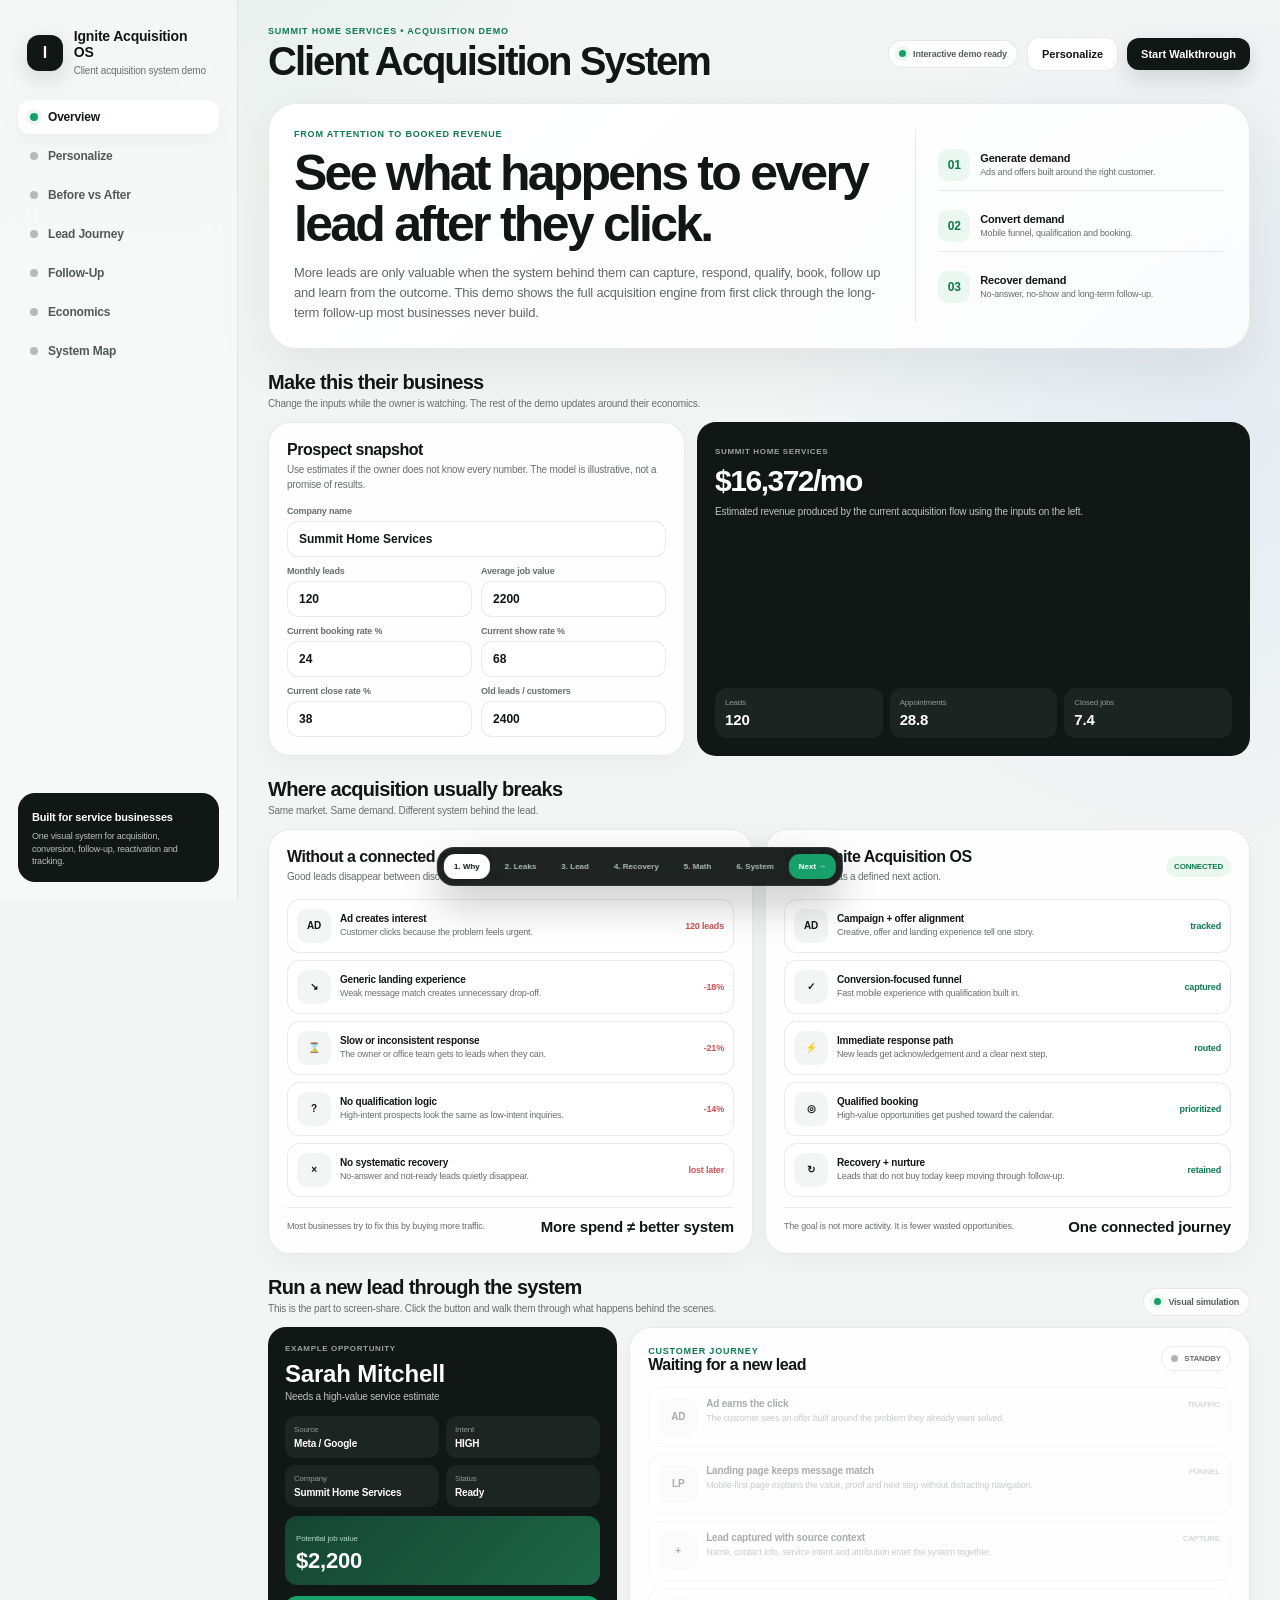
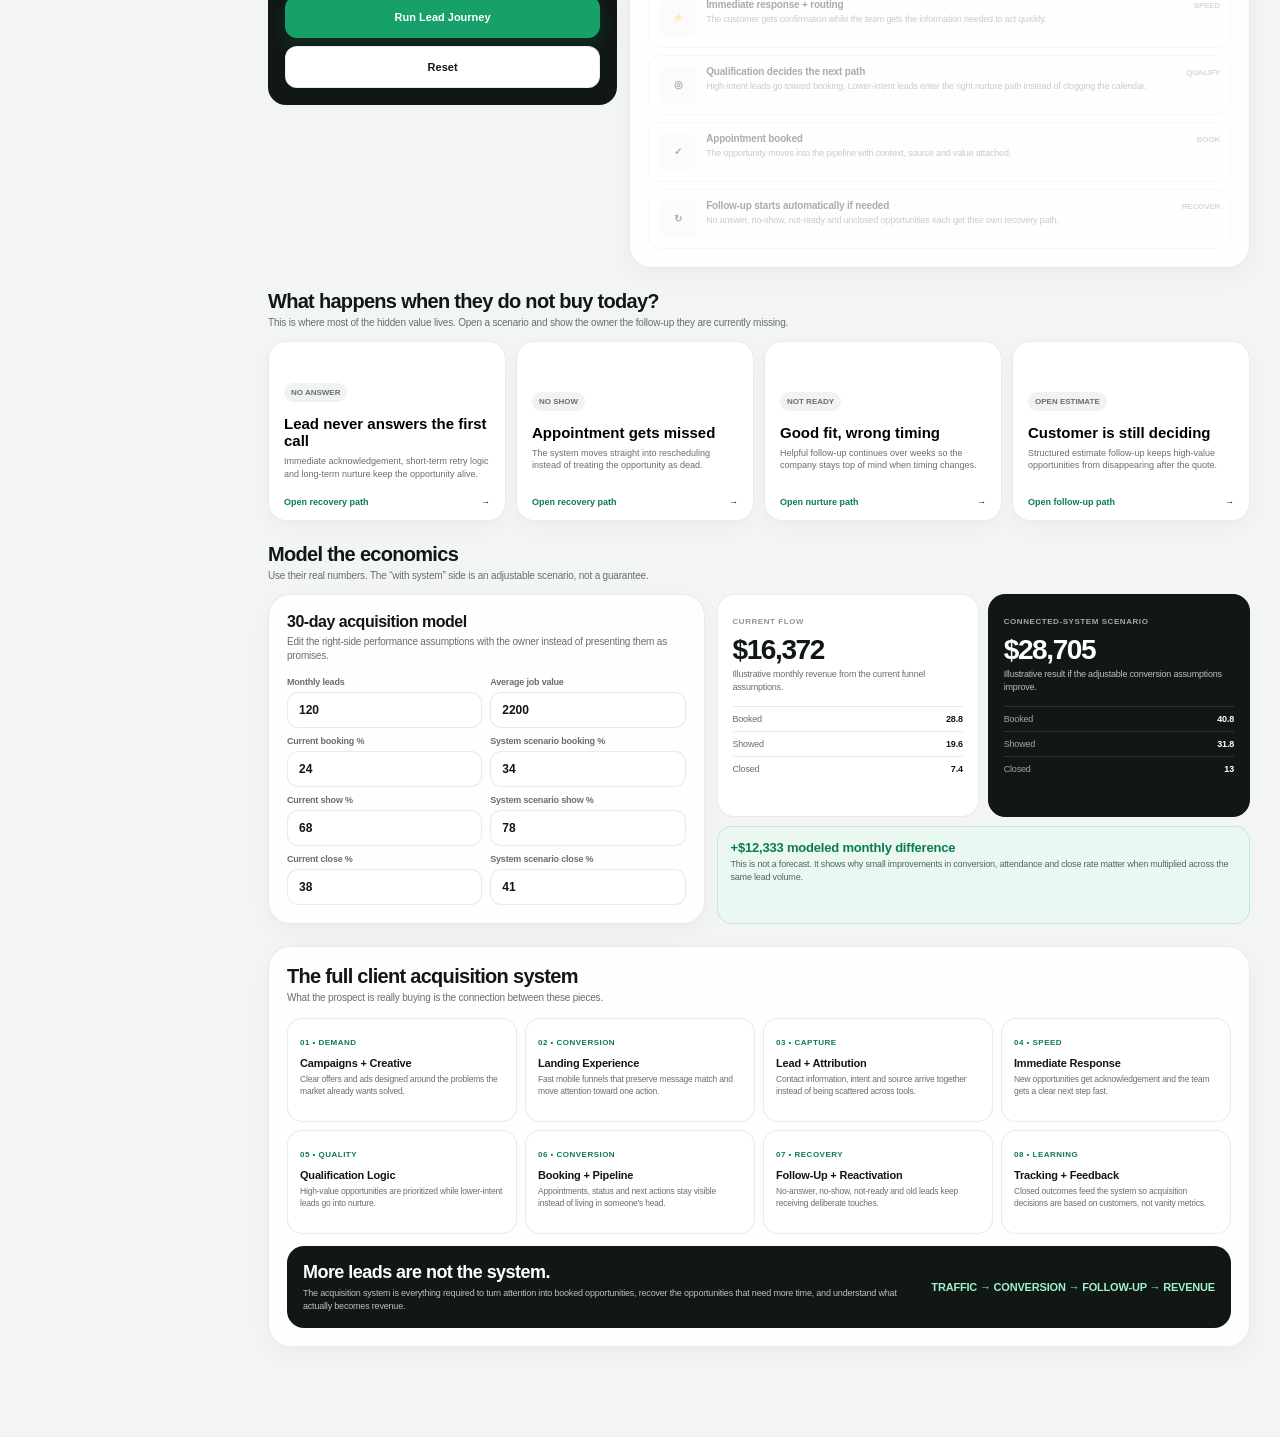
<file: revenue-os-demo/index.html>
<!doctype html>
<html lang="en">
<head>
  <meta charset="utf-8" />
  <meta name="viewport" content="width=device-width, initial-scale=1, viewport-fit=cover" />
  <meta name="theme-color" content="#f4f6f5" />
  <title>Ignite Client Acquisition System</title>
  <style>
    :root{
      --bg:#f3f5f4;--panel:#fff;--panel2:#f8faf9;--text:#111715;--muted:#66706c;
      --line:rgba(17,23,21,.09);--green:#18a06a;--green2:#0d7b50;--greenSoft:#eaf8f1;
      --blue:#3478df;--blueSoft:#edf4ff;--orange:#d67a22;--orangeSoft:#fff3e8;
      --red:#cf5252;--redSoft:#fff0f0;--shadow:0 18px 55px rgba(18,37,30,.08);
      --radius:22px;
    }
    *{box-sizing:border-box}
    html{scroll-behavior:smooth}
    body{
      margin:0;color:var(--text);
      font-family:-apple-system,BlinkMacSystemFont,"SF Pro Display","SF Pro Text","Segoe UI",sans-serif;
      letter-spacing:-.012em;
      background:
        radial-gradient(circle at 10% -10%,rgba(24,160,106,.12),transparent 34rem),
        radial-gradient(circle at 95% 14%,rgba(52,120,223,.08),transparent 28rem),
        var(--bg);
      overflow-x:hidden;
    }
    button,input,select{font:inherit}
    button{cursor:pointer}
    .app{display:grid;grid-template-columns:238px minmax(0,1fr);min-height:100vh}
    .sidebar{
      position:sticky;top:0;height:100vh;padding:22px 18px;border-right:1px solid var(--line);
      background:rgba(247,249,248,.86);backdrop-filter:blur(24px);z-index:20;
    }
    .brand{display:flex;align-items:center;gap:11px;padding:6px 9px 22px}
    .brandmark{width:36px;height:36px;border-radius:12px;display:grid;place-items:center;background:#111715;color:#fff;font-weight:850;box-shadow:0 8px 24px rgba(0,0,0,.14)}
    .brand strong{display:block;font-size:14px}.brand span{font-size:10px;color:var(--muted)}
    .nav{display:grid;gap:5px}
    .nav a{display:flex;align-items:center;gap:10px;text-decoration:none;color:#505b57;padding:10px 12px;border-radius:12px;font-size:12px;font-weight:700}
    .nav a:hover,.nav a.active{background:#fff;color:var(--text);box-shadow:0 6px 18px rgba(18,37,30,.05)}
    .dot{width:8px;height:8px;border-radius:50%;background:#b4bcb8}.nav a.active .dot{background:var(--green);box-shadow:0 0 0 4px var(--greenSoft)}
    .side-card{position:absolute;left:18px;right:18px;bottom:18px;background:#111715;color:#fff;border-radius:17px;padding:14px}
    .side-card strong{font-size:11px}.side-card p{margin:5px 0 0;color:#b8c1bd;font-size:9px;line-height:1.4}
    main{min-width:0;padding:26px 30px 90px}
    .topbar{display:flex;justify-content:space-between;gap:16px;align-items:center;margin-bottom:18px}
    .eyebrow{font-size:9px;font-weight:850;letter-spacing:.09em;text-transform:uppercase;color:var(--green2)}
    h1{margin:5px 0 0;font-size:clamp(28px,4vw,40px);line-height:1;letter-spacing:-.05em}
    h2,h3,h4,h5,p{margin-top:0}
    .actions{display:flex;align-items:center;gap:9px}
    .btn{border:0;border-radius:12px;padding:10px 14px;font-size:11px;font-weight:800;display:inline-flex;align-items:center;justify-content:center;gap:7px;transition:.18s ease}
    .btn:active{transform:scale(.985)}
    .btn.dark{background:#111715;color:#fff;box-shadow:0 8px 20px rgba(17,23,21,.14)}
    .btn.light{background:#fff;border:1px solid var(--line);color:var(--text)}
    .btn.green{background:var(--green);color:#fff;box-shadow:0 8px 20px rgba(24,160,106,.18)}
    .status{display:inline-flex;align-items:center;gap:7px;border:1px solid var(--line);background:rgba(255,255,255,.78);border-radius:999px;padding:8px 10px;font-size:9px;font-weight:800;color:#55615d}
    .status i{width:7px;height:7px;border-radius:50%;background:var(--green);box-shadow:0 0 0 4px var(--greenSoft)}

    .hero{
      border:1px solid var(--line);border-radius:28px;background:linear-gradient(135deg,rgba(255,255,255,.97),rgba(255,255,255,.8));
      box-shadow:var(--shadow);padding:25px;display:grid;grid-template-columns:minmax(0,1.32fr) minmax(260px,.68fr);gap:22px;overflow:hidden;
    }
    .hero h2{font-size:clamp(30px,4.3vw,50px);letter-spacing:-.055em;line-height:1.02;margin:9px 0 13px;max-width:830px}
    .hero p{font-size:13px;line-height:1.55;color:#5f6a66;max-width:740px;margin:0}
    .hero-right{border-left:1px solid var(--line);padding-left:22px;display:grid;align-content:center;gap:10px}
    .hero-point{display:grid;grid-template-columns:32px 1fr;gap:10px;align-items:center;padding:9px 0;border-bottom:1px solid var(--line)}
    .hero-point:last-child{border-bottom:0}
    .hero-point i{width:32px;height:32px;border-radius:10px;background:var(--greenSoft);display:grid;place-items:center;font-style:normal;font-size:12px;color:var(--green2);font-weight:850}
    .hero-point strong{display:block;font-size:11px}.hero-point span{display:block;font-size:9px;color:var(--muted);margin-top:2px;line-height:1.35}

    section{margin-top:22px;scroll-margin-top:18px}
    .section-head{display:flex;justify-content:space-between;align-items:flex-end;gap:12px;margin-bottom:11px}
    .section-head h3{margin:0;font-size:20px;letter-spacing:-.035em}.section-head p{margin:3px 0 0;color:var(--muted);font-size:10px;line-height:1.4}
    .card{background:rgba(255,255,255,.88);border:1px solid var(--line);border-radius:22px;padding:18px;box-shadow:0 8px 24px rgba(18,37,30,.04)}
    .card h4{margin:0;font-size:16px;letter-spacing:-.03em}.sub{font-size:10px;color:var(--muted);line-height:1.45;margin-top:4px}

    .setup-grid{display:grid;grid-template-columns:minmax(0,.86fr) minmax(0,1.14fr);gap:12px}
    .form-grid{display:grid;grid-template-columns:1fr 1fr;gap:9px;margin-top:14px}
    .field{display:grid;gap:5px}.field.full{grid-column:1/-1}
    .field label{font-size:9px;color:var(--muted);font-weight:800}.field input,.field select{width:100%;min-width:0;background:#fff;border:1px solid var(--line);border-radius:11px;padding:10px 11px;outline:0;color:var(--text);font-size:12px;font-weight:700}
    .field input:focus,.field select:focus{border-color:rgba(24,160,106,.4);box-shadow:0 0 0 4px var(--greenSoft)}
    .setup-summary{background:#111715;color:#fff;border-radius:19px;padding:18px;display:grid;align-content:space-between;min-height:100%}
    .setup-summary small{font-size:8px;font-weight:850;letter-spacing:.08em;text-transform:uppercase;color:#99a49f}
    .setup-summary h4{font-size:30px;letter-spacing:-.05em;margin:6px 0 7px}
    .setup-summary p{color:#bac4c0;font-size:10px;line-height:1.45;margin:0}
    .summary-metrics{display:grid;grid-template-columns:repeat(3,1fr);gap:7px;margin-top:16px}
    .summary-metric{background:#1b2421;border-radius:12px;padding:10px}
    .summary-metric span{display:block;font-size:8px;color:#8f9a96}.summary-metric strong{display:block;font-size:15px;margin-top:4px}

    .compare{display:grid;grid-template-columns:1fr 1fr;gap:12px}
    .flow-card{overflow:hidden}
    .flow-title{display:flex;justify-content:space-between;align-items:center;gap:10px}
    .flow-title span{font-size:8px;font-weight:850;border-radius:999px;padding:6px 8px}
    .before .flow-title span{background:var(--redSoft);color:var(--red)}.after .flow-title span{background:var(--greenSoft);color:var(--green2)}
    .journey{display:grid;gap:7px;margin-top:14px}
    .journey-row{display:grid;grid-template-columns:34px 1fr auto;gap:9px;align-items:center;border:1px solid var(--line);border-radius:13px;padding:9px;background:#fff}
    .journey-icon{width:34px;height:34px;border-radius:10px;display:grid;place-items:center;font-size:10px;font-weight:850;background:#f3f5f4}
    .journey-row strong{display:block;font-size:10px}.journey-row p{margin:2px 0 0;font-size:9px;color:var(--muted);line-height:1.35}
    .journey-loss{font-size:9px;font-weight:850;white-space:nowrap}.before .journey-loss{color:var(--red)}.after .journey-loss{color:var(--green2)}
    .compare-footer{margin-top:10px;padding-top:10px;border-top:1px solid var(--line);display:flex;justify-content:space-between;align-items:center;gap:10px}
    .compare-footer span{font-size:9px;color:var(--muted)}.compare-footer strong{font-size:15px}

    .sim-wrap{display:grid;grid-template-columns:minmax(270px,.72fr) minmax(0,1.28fr);gap:12px}
    .lead-card{background:#111715;color:#fff;border-radius:18px;padding:17px;position:sticky;top:18px;align-self:start}
    .lead-card .label{font-size:8px;letter-spacing:.08em;text-transform:uppercase;color:#98a39f;font-weight:850}
    .lead-card h4{font-size:24px;margin:7px 0 3px}.lead-card p{font-size:10px;color:#bbc4c0;margin:0 0 14px}
    .lead-data{display:grid;grid-template-columns:1fr 1fr;gap:7px}
    .lead-data div{background:#1c2522;border-radius:11px;padding:9px}
    .lead-data span{display:block;color:#8e9994;font-size:8px}.lead-data strong{display:block;font-size:10px;margin-top:4px}
    .lead-value{margin-top:9px;background:linear-gradient(135deg,#164532,#1d6647);border-radius:12px;padding:11px}
    .lead-value span{font-size:8px;color:#acd8c4}.lead-value strong{display:block;font-size:22px;margin-top:3px}
    .sim-actions{display:grid;gap:8px;margin-top:11px}
    .sim-actions .btn{width:100%;min-height:42px}
    .sim-console{min-height:420px}
    .console-head{display:flex;justify-content:space-between;align-items:flex-start;gap:10px}
    .console-badge{display:inline-flex;align-items:center;gap:6px;border:1px solid var(--line);border-radius:999px;padding:7px 9px;font-size:8px;font-weight:850;background:#fff;color:#65706c}
    .console-badge i{width:7px;height:7px;border-radius:50%;background:#aeb6b2}
    .console-badge.running{background:var(--greenSoft);color:var(--green2);border-color:rgba(24,160,106,.16)}
    .console-badge.running i{background:var(--green);box-shadow:0 0 0 4px rgba(24,160,106,.12);animation:pulse 1.2s infinite}
    @keyframes pulse{50%{opacity:.4}}
    .timeline{display:grid;gap:7px;margin-top:13px}
    .event{opacity:.35;display:grid;grid-template-columns:38px 1fr auto;gap:9px;align-items:start;border:1px solid var(--line);border-radius:13px;padding:10px;background:#fff;transition:.28s ease}
    .event.active{opacity:1;border-color:rgba(24,160,106,.2);box-shadow:0 8px 20px rgba(24,160,106,.06);transform:translateY(-1px)}
    .event.done{opacity:1}
    .event-icon{width:38px;height:38px;border-radius:11px;background:#f3f5f4;display:grid;place-items:center;font-size:10px;font-weight:850}
    .event.active .event-icon,.event.done .event-icon{background:var(--greenSoft);color:var(--green2)}
    .event strong{font-size:10px;display:block}.event p{font-size:9px;color:var(--muted);line-height:1.4;margin:3px 0 0}
    .event-tag{font-size:8px;font-weight:850;color:#8d9793;padding-top:2px;white-space:nowrap}
    .event.active .event-tag,.event.done .event-tag{color:var(--green2)}
    .outcome{display:none;margin-top:10px;padding:13px;border:1px solid rgba(24,160,106,.18);background:var(--greenSoft);border-radius:14px}
    .outcome.show{display:block}.outcome strong{font-size:11px}.outcome p{font-size:9px;color:#4f665c;line-height:1.4;margin:4px 0 0}

    .scenario-grid{display:grid;grid-template-columns:repeat(4,minmax(0,1fr));gap:10px}
    .scenario{border:1px solid var(--line);background:#fff;border-radius:18px;padding:15px;text-align:left;min-height:180px;position:relative;transition:.18s ease;box-shadow:0 8px 20px rgba(18,37,30,.03)}
    .scenario:hover{transform:translateY(-2px);box-shadow:0 14px 28px rgba(18,37,30,.07)}
    .scenario .chip{display:inline-flex;font-size:8px;font-weight:850;padding:5px 7px;border-radius:999px;background:#f1f3f2;color:#66706c}
    .scenario h4{font-size:15px;margin:13px 0 6px}.scenario p{font-size:9px;line-height:1.4;color:var(--muted);margin:0}
    .scenario footer{position:absolute;left:15px;right:15px;bottom:13px;display:flex;justify-content:space-between;gap:8px;font-size:9px}.scenario footer strong{color:var(--green2)}

    .economics{display:grid;grid-template-columns:minmax(0,.9fr) minmax(0,1.1fr);gap:12px}
    .econ-form{display:grid;grid-template-columns:repeat(2,1fr);gap:8px;margin-top:13px}
    .econ-results{display:grid;grid-template-columns:1fr 1fr;gap:9px}
    .econ-box{border:1px solid var(--line);border-radius:17px;padding:15px;background:#fff}
    .econ-box.system{background:#111715;color:#fff;border-color:#111715}
    .econ-box small{font-size:8px;font-weight:850;letter-spacing:.07em;text-transform:uppercase;color:#8d9894}.econ-box.system small{color:#9eaaa5}
    .econ-box h4{font-size:28px;margin:6px 0 2px;letter-spacing:-.05em}.econ-box p{font-size:9px;color:var(--muted);line-height:1.4;margin:0}.econ-box.system p{color:#b8c2be}
    .econ-lines{display:grid;gap:7px;margin-top:13px}.econ-line{display:flex;justify-content:space-between;gap:10px;font-size:9px;padding-top:7px;border-top:1px solid var(--line)}.econ-box.system .econ-line{border-color:#2a3430}
    .econ-line span{color:var(--muted)}.econ-box.system .econ-line span{color:#9eaaa5}
    .econ-callout{grid-column:1/-1;background:var(--greenSoft);border:1px solid rgba(24,160,106,.18);border-radius:15px;padding:13px}
    .econ-callout strong{display:block;font-size:13px;color:var(--green2)}.econ-callout span{display:block;font-size:9px;color:#50675d;margin-top:3px;line-height:1.4}

    .system-grid{display:grid;grid-template-columns:repeat(4,minmax(0,1fr));gap:8px;margin-top:13px}
    .module-card{border:1px solid var(--line);background:#fff;border-radius:15px;padding:12px;min-height:104px}
    .module-card span{font-size:8px;color:var(--green2);font-weight:850;letter-spacing:.06em;text-transform:uppercase}.module-card strong{display:block;font-size:11px;margin-top:8px}.module-card p{font-size:8.5px;line-height:1.4;color:var(--muted);margin:5px 0 0}
    .system-bottom{margin-top:12px;display:grid;grid-template-columns:1fr auto;gap:14px;align-items:center;background:#111715;color:#fff;border-radius:17px;padding:16px}
    .system-bottom h4{font-size:18px;margin:0}.system-bottom p{font-size:9px;color:#b8c2be;line-height:1.4;margin:4px 0 0}
    .system-bottom strong{font-size:11px;color:#9ff0c8;white-space:nowrap}

    .presenter{
      position:fixed;left:50%;transform:translateX(-50%);bottom:14px;z-index:50;
      display:flex;align-items:center;gap:5px;background:rgba(17,23,21,.94);backdrop-filter:blur(20px);
      border:1px solid rgba(255,255,255,.08);box-shadow:0 18px 40px rgba(0,0,0,.22);border-radius:17px;padding:6px;
    }
    .presenter button{border:0;background:transparent;color:#aeb9b4;border-radius:11px;padding:8px 10px;font-size:8px;font-weight:800;white-space:nowrap}
    .presenter button.active{background:#fff;color:#111715}.presenter .next{background:var(--green);color:#fff}
    .mobile-nav{display:none}

    .modal{position:fixed;inset:0;background:rgba(10,14,12,.42);backdrop-filter:blur(8px);display:none;align-items:center;justify-content:center;padding:18px;z-index:100}
    .modal.show{display:flex}.modal-card{width:min(720px,100%);max-height:88vh;overflow:auto;background:#f8faf9;border:1px solid rgba(255,255,255,.8);border-radius:25px;box-shadow:0 30px 100px rgba(0,0,0,.2)}
    .modal-head{position:sticky;top:0;display:flex;justify-content:space-between;align-items:center;gap:12px;padding:16px 17px;background:rgba(248,250,249,.92);backdrop-filter:blur(18px);border-bottom:1px solid var(--line)}
    .modal-head h4{margin:0;font-size:17px}.close{width:34px;height:34px;border-radius:50%;border:1px solid var(--line);background:#fff;font-size:17px}
    .modal-body{padding:14px}.nurture{display:grid;gap:7px}.nurture-row{display:grid;grid-template-columns:55px 1fr;gap:10px;border:1px solid var(--line);background:#fff;border-radius:13px;padding:11px}.nurture-row b{font-size:9px;color:var(--green2)}.nurture-row strong{font-size:10px;display:block}.nurture-row p{font-size:9px;color:var(--muted);line-height:1.4;margin:3px 0 0}

    @media(max-width:1100px){
      .scenario-grid{grid-template-columns:repeat(2,1fr)}
      .system-grid{grid-template-columns:repeat(2,1fr)}
    }
    @media(max-width:820px){
      html,body{width:100%;max-width:100%;overflow-x:hidden}
      .app{display:block;width:100%;max-width:100%}.sidebar{display:none}
      main{width:100%;max-width:100%;padding:14px 11px 96px}
      .topbar{display:grid;grid-template-columns:minmax(0,1fr) auto;align-items:start;margin-bottom:13px}
      h1{font-size:28px;max-width:245px}.actions .status,.actions .btn.light{display:none}.actions .btn.dark{width:88px;white-space:normal;line-height:1.1;min-height:48px;padding:9px}
      .hero{grid-template-columns:1fr;padding:17px;border-radius:22px;gap:16px}.hero h2{font-size:30px}.hero p{font-size:11px}
      .hero-right{border-left:0;border-top:1px solid var(--line);padding:13px 0 0;display:grid;grid-template-columns:repeat(3,1fr);gap:6px}
      .hero-point{display:block;border-bottom:0;padding:5px}.hero-point i{width:29px;height:29px;margin-bottom:7px}.hero-point span{font-size:8px}.hero-point strong{font-size:9px}
      section{margin-top:19px}.section-head{align-items:flex-start}.section-head h3{font-size:18px}.section-head p{font-size:9px}
      .setup-grid,.compare,.sim-wrap,.economics{grid-template-columns:1fr}.setup-summary{min-height:auto}
      .summary-metrics{grid-template-columns:repeat(3,1fr)}
      .lead-card{position:relative;top:0}.sim-console{min-height:auto}
      .scenario-grid{display:flex;width:calc(100% + 11px);overflow-x:auto;gap:9px;padding:1px 11px 7px 0;margin-right:-11px;scroll-snap-type:x mandatory;scrollbar-width:none}.scenario-grid::-webkit-scrollbar{display:none}.scenario{flex:0 0 min(84vw,330px);scroll-snap-align:start}
      .econ-results{grid-template-columns:1fr 1fr}.system-grid{grid-template-columns:1fr 1fr}
      .system-bottom{grid-template-columns:1fr}.system-bottom strong{white-space:normal}
      .presenter{display:none}
      .mobile-nav{display:flex;position:fixed;left:9px;right:9px;bottom:max(8px,env(safe-area-inset-bottom));z-index:60;background:rgba(17,23,21,.94);backdrop-filter:blur(18px);border-radius:17px;padding:6px;box-shadow:0 14px 40px rgba(0,0,0,.2)}
      .mobile-nav a{flex:1;text-align:center;text-decoration:none;color:#b7c2bd;font-size:8px;font-weight:800;padding:8px 2px}.mobile-nav a.active{color:#fff}
      .modal{align-items:flex-end;padding:0}.modal-card{width:100%;max-height:91dvh;border-radius:24px 24px 0 0}
    }
    @media(max-width:480px){
      main{padding-left:10px;padding-right:10px}.topbar h1{font-size:26px}.hero h2{font-size:27px}
      .hero-right{grid-template-columns:1fr}.hero-point{display:grid;grid-template-columns:29px 1fr}.hero-point i{margin:0}
      .form-grid,.econ-form{grid-template-columns:1fr}.field.full{grid-column:auto}
      .summary-metrics{grid-template-columns:1fr 1fr}.summary-metric:last-child{grid-column:1/-1}
      .econ-results{grid-template-columns:1fr}.econ-callout{grid-column:auto}.system-grid{grid-template-columns:1fr 1fr}
      .event{grid-template-columns:34px 1fr}.event-tag{grid-column:2;padding:0}
    }
  </style>
</head>
<body>
<div class="app">
  <aside class="sidebar">
    <div class="brand">
      <div class="brandmark">I</div>
      <div><strong>Ignite Acquisition OS</strong><span>Client acquisition system demo</span></div>
    </div>
    <nav class="nav">
      <a class="active" href="#overview"><i class="dot"></i>Overview</a>
      <a href="#personalize"><i class="dot"></i>Personalize</a>
      <a href="#leaks"><i class="dot"></i>Before vs After</a>
      <a href="#journey"><i class="dot"></i>Lead Journey</a>
      <a href="#recovery"><i class="dot"></i>Follow-Up</a>
      <a href="#economics"><i class="dot"></i>Economics</a>
      <a href="#system"><i class="dot"></i>System Map</a>
    </nav>
    <div class="side-card">
      <strong>Built for service businesses</strong>
      <p>One visual system for acquisition, conversion, follow-up, reactivation and tracking.</p>
    </div>
  </aside>

  <main>
    <div class="topbar">
      <div>
        <div class="eyebrow" id="topCompany">Service Business Demo</div>
        <h1>Client Acquisition System</h1>
      </div>
      <div class="actions">
        <span class="status"><i></i>Interactive demo ready</span>
        <button class="btn light" onclick="go('personalize')">Personalize</button>
        <button class="btn dark" onclick="startPresentation()">Start Walkthrough</button>
      </div>
    </div>

    <section id="overview" class="hero">
      <div>
        <div class="eyebrow">From attention to booked revenue</div>
        <h2>See what happens to every lead after they click.</h2>
        <p>More leads are only valuable when the system behind them can capture, respond, qualify, book, follow up and learn from the outcome. This demo shows the full acquisition engine from first click through the long-term follow-up most businesses never build.</p>
      </div>
      <div class="hero-right">
        <div class="hero-point"><i>01</i><div><strong>Generate demand</strong><span>Ads and offers built around the right customer.</span></div></div>
        <div class="hero-point"><i>02</i><div><strong>Convert demand</strong><span>Mobile funnel, qualification and booking.</span></div></div>
        <div class="hero-point"><i>03</i><div><strong>Recover demand</strong><span>No-answer, no-show and long-term follow-up.</span></div></div>
      </div>
    </section>

    <section id="personalize">
      <div class="section-head">
        <div><h3>Make this their business</h3><p>Change the inputs while the owner is watching. The rest of the demo updates around their economics.</p></div>
      </div>
      <div class="setup-grid">
        <div class="card">
          <h4>Prospect snapshot</h4>
          <div class="sub">Use estimates if the owner does not know every number. The model is illustrative, not a promise of results.</div>
          <div class="form-grid">
            <div class="field full"><label>Company name</label><input id="company" value="Summit Home Services" oninput="updateDemo()"></div>
            <div class="field"><label>Monthly leads</label><input id="monthlyLeads" type="number" value="120" oninput="updateDemo()"></div>
            <div class="field"><label>Average job value</label><input id="avgJob" type="number" value="2200" oninput="updateDemo()"></div>
            <div class="field"><label>Current booking rate %</label><input id="bookRate" type="number" value="24" oninput="updateDemo()"></div>
            <div class="field"><label>Current show rate %</label><input id="showRate" type="number" value="68" oninput="updateDemo()"></div>
            <div class="field"><label>Current close rate %</label><input id="closeRate" type="number" value="38" oninput="updateDemo()"></div>
            <div class="field"><label>Old leads / customers</label><input id="database" type="number" value="2400" oninput="updateDemo()"></div>
          </div>
        </div>
        <div class="setup-summary">
          <div>
            <small id="summaryCompany">Summit Home Services</small>
            <h4 id="summaryRevenue">$16,174/mo</h4>
            <p>Estimated revenue produced by the current acquisition flow using the inputs on the left.</p>
          </div>
          <div class="summary-metrics">
            <div class="summary-metric"><span>Leads</span><strong id="mLeads">120</strong></div>
            <div class="summary-metric"><span>Appointments</span><strong id="mBooked">29</strong></div>
            <div class="summary-metric"><span>Closed jobs</span><strong id="mClosed">7</strong></div>
          </div>
        </div>
      </div>
    </section>

    <section id="leaks">
      <div class="section-head">
        <div><h3>Where acquisition usually breaks</h3><p>Same market. Same demand. Different system behind the lead.</p></div>
      </div>
      <div class="compare">
        <div class="card flow-card before">
          <div class="flow-title"><div><h4>Without a connected system</h4><div class="sub">Good leads disappear between disconnected steps.</div></div><span>LEAKING</span></div>
          <div class="journey">
            <div class="journey-row"><div class="journey-icon">AD</div><div><strong>Ad creates interest</strong><p>Customer clicks because the problem feels urgent.</p></div><div class="journey-loss">120 leads</div></div>
            <div class="journey-row"><div class="journey-icon">↘</div><div><strong>Generic landing experience</strong><p>Weak message match creates unnecessary drop-off.</p></div><div class="journey-loss">-18%</div></div>
            <div class="journey-row"><div class="journey-icon">⌛</div><div><strong>Slow or inconsistent response</strong><p>The owner or office team gets to leads when they can.</p></div><div class="journey-loss">-21%</div></div>
            <div class="journey-row"><div class="journey-icon">?</div><div><strong>No qualification logic</strong><p>High-intent prospects look the same as low-intent inquiries.</p></div><div class="journey-loss">-14%</div></div>
            <div class="journey-row"><div class="journey-icon">×</div><div><strong>No systematic recovery</strong><p>No-answer and not-ready leads quietly disappear.</p></div><div class="journey-loss">lost later</div></div>
          </div>
          <div class="compare-footer"><span>Most businesses try to fix this by buying more traffic.</span><strong>More spend ≠ better system</strong></div>
        </div>

        <div class="card flow-card after">
          <div class="flow-title"><div><h4>With Ignite Acquisition OS</h4><div class="sub">Every lead has a defined next action.</div></div><span>CONNECTED</span></div>
          <div class="journey">
            <div class="journey-row"><div class="journey-icon">AD</div><div><strong>Campaign + offer alignment</strong><p>Creative, offer and landing experience tell one story.</p></div><div class="journey-loss">tracked</div></div>
            <div class="journey-row"><div class="journey-icon">✓</div><div><strong>Conversion-focused funnel</strong><p>Fast mobile experience with qualification built in.</p></div><div class="journey-loss">captured</div></div>
            <div class="journey-row"><div class="journey-icon">⚡</div><div><strong>Immediate response path</strong><p>New leads get acknowledgement and a clear next step.</p></div><div class="journey-loss">routed</div></div>
            <div class="journey-row"><div class="journey-icon">◎</div><div><strong>Qualified booking</strong><p>High-value opportunities get pushed toward the calendar.</p></div><div class="journey-loss">prioritized</div></div>
            <div class="journey-row"><div class="journey-icon">↻</div><div><strong>Recovery + nurture</strong><p>Leads that do not buy today keep moving through follow-up.</p></div><div class="journey-loss">retained</div></div>
          </div>
          <div class="compare-footer"><span>The goal is not more activity. It is fewer wasted opportunities.</span><strong>One connected journey</strong></div>
        </div>
      </div>
    </section>

    <section id="journey">
      <div class="section-head">
        <div><h3>Run a new lead through the system</h3><p>This is the part to screen-share. Click the button and walk them through what happens behind the scenes.</p></div>
        <span class="status"><i></i>Visual simulation</span>
      </div>
      <div class="sim-wrap">
        <div class="lead-card">
          <div class="label">Example opportunity</div>
          <h4 id="leadName">Sarah Mitchell</h4>
          <p id="leadNeed">Needs a high-value service estimate</p>
          <div class="lead-data">
            <div><span>Source</span><strong>Meta / Google</strong></div>
            <div><span>Intent</span><strong id="leadIntent">HIGH</strong></div>
            <div><span>Company</span><strong id="leadCompany">Summit Home Services</strong></div>
            <div><span>Status</span><strong id="leadStatus">Ready</strong></div>
          </div>
          <div class="lead-value"><span>Potential job value</span><strong id="leadValue">$2,200</strong></div>
          <div class="sim-actions">
            <button class="btn green" id="runLeadBtn" onclick="runLead()">Run Lead Journey</button>
            <button class="btn light" onclick="resetLead()">Reset</button>
          </div>
        </div>

        <div class="card sim-console">
          <div class="console-head">
            <div><div class="eyebrow">Customer journey</div><h4 id="consoleTitle">Waiting for a new lead</h4></div>
            <span class="console-badge" id="consoleBadge"><i></i>STANDBY</span>
          </div>
          <div class="timeline" id="timeline">
            <div class="event" data-step="0"><div class="event-icon">AD</div><div><strong>Ad earns the click</strong><p>The customer sees an offer built around the problem they already want solved.</p></div><span class="event-tag">TRAFFIC</span></div>
            <div class="event" data-step="1"><div class="event-icon">LP</div><div><strong>Landing page keeps message match</strong><p>Mobile-first page explains the value, proof and next step without distracting navigation.</p></div><span class="event-tag">FUNNEL</span></div>
            <div class="event" data-step="2"><div class="event-icon">+</div><div><strong>Lead captured with source context</strong><p>Name, contact info, service intent and attribution enter the system together.</p></div><span class="event-tag">CAPTURE</span></div>
            <div class="event" data-step="3"><div class="event-icon">⚡</div><div><strong>Immediate response + routing</strong><p>The customer gets confirmation while the team gets the information needed to act quickly.</p></div><span class="event-tag">SPEED</span></div>
            <div class="event" data-step="4"><div class="event-icon">◎</div><div><strong>Qualification decides the next path</strong><p>High-intent leads go toward booking. Lower-intent leads enter the right nurture path instead of clogging the calendar.</p></div><span class="event-tag">QUALIFY</span></div>
            <div class="event" data-step="5"><div class="event-icon">✓</div><div><strong>Appointment booked</strong><p>The opportunity moves into the pipeline with context, source and value attached.</p></div><span class="event-tag">BOOK</span></div>
            <div class="event" data-step="6"><div class="event-icon">↻</div><div><strong>Follow-up starts automatically if needed</strong><p>No answer, no-show, not-ready and unclosed opportunities each get their own recovery path.</p></div><span class="event-tag">RECOVER</span></div>
          </div>
          <div class="outcome" id="leadOutcome"><strong>One lead. One connected journey.</strong><p>The point is not that every lead closes. The point is that every lead gets a deliberate next action, attribution and follow-up path.</p></div>
        </div>
      </div>
    </section>

    <section id="recovery">
      <div class="section-head">
        <div><h3>What happens when they do not buy today?</h3><p>This is where most of the hidden value lives. Open a scenario and show the owner the follow-up they are currently missing.</p></div>
      </div>
      <div class="scenario-grid">
        <button class="scenario" onclick="openRecovery('no-answer')"><span class="chip">NO ANSWER</span><h4>Lead never answers the first call</h4><p>Immediate acknowledgement, short-term retry logic and long-term nurture keep the opportunity alive.</p><footer><strong>Open recovery path</strong><span>→</span></footer></button>
        <button class="scenario" onclick="openRecovery('no-show')"><span class="chip">NO SHOW</span><h4>Appointment gets missed</h4><p>The system moves straight into rescheduling instead of treating the opportunity as dead.</p><footer><strong>Open recovery path</strong><span>→</span></footer></button>
        <button class="scenario" onclick="openRecovery('not-ready')"><span class="chip">NOT READY</span><h4>Good fit, wrong timing</h4><p>Helpful follow-up continues over weeks so the company stays top of mind when timing changes.</p><footer><strong>Open nurture path</strong><span>→</span></footer></button>
        <button class="scenario" onclick="openRecovery('estimate')"><span class="chip">OPEN ESTIMATE</span><h4>Customer is still deciding</h4><p>Structured estimate follow-up keeps high-value opportunities from disappearing after the quote.</p><footer><strong>Open follow-up path</strong><span>→</span></footer></button>
      </div>
    </section>

    <section id="economics">
      <div class="section-head">
        <div><h3>Model the economics</h3><p>Use their real numbers. The “with system” side is an adjustable scenario, not a guarantee.</p></div>
      </div>
      <div class="economics">
        <div class="card">
          <h4>30-day acquisition model</h4>
          <div class="sub">Edit the right-side performance assumptions with the owner instead of presenting them as promises.</div>
          <div class="econ-form">
            <div class="field"><label>Monthly leads</label><input id="eLeads" type="number" value="120" oninput="calcEconomics()"></div>
            <div class="field"><label>Average job value</label><input id="eAvg" type="number" value="2200" oninput="calcEconomics()"></div>
            <div class="field"><label>Current booking %</label><input id="eBook1" type="number" value="24" oninput="calcEconomics()"></div>
            <div class="field"><label>System scenario booking %</label><input id="eBook2" type="number" value="34" oninput="calcEconomics()"></div>
            <div class="field"><label>Current show %</label><input id="eShow1" type="number" value="68" oninput="calcEconomics()"></div>
            <div class="field"><label>System scenario show %</label><input id="eShow2" type="number" value="78" oninput="calcEconomics()"></div>
            <div class="field"><label>Current close %</label><input id="eClose1" type="number" value="38" oninput="calcEconomics()"></div>
            <div class="field"><label>System scenario close %</label><input id="eClose2" type="number" value="41" oninput="calcEconomics()"></div>
          </div>
        </div>
        <div class="econ-results">
          <div class="econ-box">
            <small>Current flow</small>
            <h4 id="revCurrent">$16,174</h4>
            <p>Illustrative monthly revenue from the current funnel assumptions.</p>
            <div class="econ-lines">
              <div class="econ-line"><span>Booked</span><strong id="bookCurrent">29</strong></div>
              <div class="econ-line"><span>Showed</span><strong id="showCurrent">20</strong></div>
              <div class="econ-line"><span>Closed</span><strong id="closeCurrent">7.4</strong></div>
            </div>
          </div>
          <div class="econ-box system">
            <small>Connected-system scenario</small>
            <h4 id="revSystem">$28,997</h4>
            <p>Illustrative result if the adjustable conversion assumptions improve.</p>
            <div class="econ-lines">
              <div class="econ-line"><span>Booked</span><strong id="bookSystem">41</strong></div>
              <div class="econ-line"><span>Showed</span><strong id="showSystem">32</strong></div>
              <div class="econ-line"><span>Closed</span><strong id="closeSystem">13.2</strong></div>
            </div>
          </div>
          <div class="econ-callout"><strong id="deltaRevenue">+$12,823 modeled monthly difference</strong><span>This is not a forecast. It shows why small improvements in conversion, attendance and close rate matter when multiplied across the same lead volume.</span></div>
        </div>
      </div>
    </section>

    <section id="system">
      <div class="card">
        <div class="section-head" style="margin-bottom:0"><div><h3>The full client acquisition system</h3><p>What the prospect is really buying is the connection between these pieces.</p></div></div>
        <div class="system-grid">
          <div class="module-card"><span>01 • Demand</span><strong>Campaigns + Creative</strong><p>Clear offers and ads designed around the problems the market already wants solved.</p></div>
          <div class="module-card"><span>02 • Conversion</span><strong>Landing Experience</strong><p>Fast mobile funnels that preserve message match and move attention toward one action.</p></div>
          <div class="module-card"><span>03 • Capture</span><strong>Lead + Attribution</strong><p>Contact information, intent and source arrive together instead of being scattered across tools.</p></div>
          <div class="module-card"><span>04 • Speed</span><strong>Immediate Response</strong><p>New opportunities get acknowledgement and the team gets a clear next step fast.</p></div>
          <div class="module-card"><span>05 • Quality</span><strong>Qualification Logic</strong><p>High-value opportunities are prioritized while lower-intent leads go into nurture.</p></div>
          <div class="module-card"><span>06 • Conversion</span><strong>Booking + Pipeline</strong><p>Appointments, status and next actions stay visible instead of living in someone's head.</p></div>
          <div class="module-card"><span>07 • Recovery</span><strong>Follow-Up + Reactivation</strong><p>No-answer, no-show, not-ready and old leads keep receiving deliberate touches.</p></div>
          <div class="module-card"><span>08 • Learning</span><strong>Tracking + Feedback</strong><p>Closed outcomes feed the system so acquisition decisions are based on customers, not vanity metrics.</p></div>
        </div>
        <div class="system-bottom">
          <div><h4>More leads are not the system.</h4><p>The acquisition system is everything required to turn attention into booked opportunities, recover the opportunities that need more time, and understand what actually becomes revenue.</p></div>
          <strong>TRAFFIC → CONVERSION → FOLLOW-UP → REVENUE</strong>
        </div>
      </div>
    </section>
  </main>
</div>

<nav class="mobile-nav">
  <a class="active" href="#overview">Overview</a>
  <a href="#leaks">Leaks</a>
  <a href="#journey">Journey</a>
  <a href="#economics">Math</a>
  <a href="#system">System</a>
</nav>

<div class="presenter" id="presenter">
  <button data-target="overview" class="active" onclick="presentStep(0)">1. Why</button>
  <button data-target="leaks" onclick="presentStep(1)">2. Leaks</button>
  <button data-target="journey" onclick="presentStep(2)">3. Lead</button>
  <button data-target="recovery" onclick="presentStep(3)">4. Recovery</button>
  <button data-target="economics" onclick="presentStep(4)">5. Math</button>
  <button data-target="system" onclick="presentStep(5)">6. System</button>
  <button class="next" onclick="nextPresent()">Next →</button>
</div>

<div class="modal" id="recoveryModal" onclick="backdropClose(event)">
  <div class="modal-card">
    <div class="modal-head"><div><div class="eyebrow" id="recoveryEyebrow">Recovery path</div><h4 id="recoveryTitle">Lead did not answer</h4></div><button class="close" onclick="closeRecovery()">×</button></div>
    <div class="modal-body">
      <div class="sub" id="recoveryIntro" style="margin:0 0 12px"></div>
      <div class="nurture" id="recoverySteps"></div>
    </div>
  </div>
</div>

<script>
const $ = id => document.getElementById(id);
const clampPct = v => Math.min(100,Math.max(0,Number(v)||0))/100;
const money = v => Number(v||0).toLocaleString('en-US',{style:'currency',currency:'USD',maximumFractionDigits:0});
const num = v => Number(v||0).toLocaleString('en-US',{maximumFractionDigits:1});
let leadTimers=[];
let presentIndex=0;

function updateDemo(){
  const company=($('company').value||'Service Business').trim();
  const leads=Math.max(0,Number($('monthlyLeads').value)||0);
  const avg=Math.max(0,Number($('avgJob').value)||0);
  const book=clampPct($('bookRate').value);
  const show=clampPct($('showRate').value);
  const close=clampPct($('closeRate').value);
  const booked=leads*book, showed=booked*show, closed=showed*close, revenue=closed*avg;

  $('topCompany').textContent=company+' • Acquisition Demo';
  $('summaryCompany').textContent=company;
  $('summaryRevenue').textContent=money(revenue)+'/mo';
  $('mLeads').textContent=num(leads);
  $('mBooked').textContent=num(booked);
  $('mClosed').textContent=num(closed);
  $('leadCompany').textContent=company;
  $('leadValue').textContent=money(avg);

  $('eLeads').value=leads;
  $('eAvg').value=avg;
  $('eBook1').value=Math.round(book*100);
  $('eShow1').value=Math.round(show*100);
  $('eClose1').value=Math.round(close*100);
  calcEconomics();
}

function calcEconomics(){
  const leads=Math.max(0,Number($('eLeads').value)||0);
  const avg=Math.max(0,Number($('eAvg').value)||0);
  const b1=clampPct($('eBook1').value), b2=clampPct($('eBook2').value);
  const s1=clampPct($('eShow1').value), s2=clampPct($('eShow2').value);
  const c1=clampPct($('eClose1').value), c2=clampPct($('eClose2').value);
  const book1=leads*b1, book2=leads*b2;
  const show1=book1*s1, show2=book2*s2;
  const close1=show1*c1, close2=show2*c2;
  const rev1=close1*avg, rev2=close2*avg;

  $('bookCurrent').textContent=num(book1);
  $('showCurrent').textContent=num(show1);
  $('closeCurrent').textContent=num(close1);
  $('revCurrent').textContent=money(rev1);
  $('bookSystem').textContent=num(book2);
  $('showSystem').textContent=num(show2);
  $('closeSystem').textContent=num(close2);
  $('revSystem').textContent=money(rev2);
  $('deltaRevenue').textContent=(rev2>=rev1?'+':'')+money(rev2-rev1)+' modeled monthly difference';
}

function runLead(){
  leadTimers.forEach(clearTimeout);leadTimers=[];
  resetLead(false);
  const events=[...document.querySelectorAll('.event')];
  $('runLeadBtn').disabled=true;
  $('runLeadBtn').textContent='Journey Running...';
  $('consoleTitle').textContent='New opportunity moving through the system';
  $('consoleBadge').classList.add('running');
  $('consoleBadge').innerHTML='<i></i>LIVE SIMULATION';
  $('leadStatus').textContent='Processing';

  events.forEach((el,i)=>{
    leadTimers.push(setTimeout(()=>{
      if(i>0) events[i-1].classList.remove('active');
      if(i>0) events[i-1].classList.add('done');
      el.classList.add('active');
      $('leadStatus').textContent=['Clicked','On Funnel','Captured','Contacted','Qualified','Booked','Nurture Ready'][i];
      if(i===events.length-1){
        leadTimers.push(setTimeout(()=>{
          el.classList.remove('active');el.classList.add('done');
          $('leadOutcome').classList.add('show');
          $('consoleBadge').classList.remove('running');
          $('consoleBadge').innerHTML='<i style="background:var(--green)"></i>COMPLETE';
          $('consoleTitle').textContent='Lead journey complete';
          $('leadStatus').textContent='Tracked';
          $('runLeadBtn').disabled=false;
          $('runLeadBtn').textContent='Run Again';
        },650));
      }
    },300+i*760));
  });
}

function resetLead(resetTitle=true){
  leadTimers.forEach(clearTimeout);leadTimers=[];
  document.querySelectorAll('.event').forEach(el=>el.classList.remove('active','done'));
  $('leadOutcome').classList.remove('show');
  $('leadStatus').textContent='Ready';
  $('consoleBadge').classList.remove('running');
  $('consoleBadge').innerHTML='<i></i>STANDBY';
  if(resetTitle)$('consoleTitle').textContent='Waiting for a new lead';
  $('runLeadBtn').disabled=false;
  $('runLeadBtn').textContent='Run Lead Journey';
}

const recoveryData={
  'no-answer':{
    eyebrow:'NO ANSWER RECOVERY',
    title:'The lead never answers the first call',
    intro:'The system does not assume silence means “not interested.” It creates multiple chances to reconnect without forcing the owner to remember.',
    steps:[
      ['Immediately','Confirm the request','Acknowledge the inquiry and make the next step obvious while intent is still fresh.'],
      ['20 minutes','Second contact attempt','Try again while the lead is still likely thinking about the problem.'],
      ['Next day','Helpful follow-up','Re-open the conversation with context instead of a generic “just checking in.”'],
      ['3-7 days','Proof + reminder','Use proof, FAQs or a useful reason to respond.'],
      ['Long term','Nurture instead of delete','Keep the lead reachable for the moment timing changes.']
    ]
  },
  'no-show':{
    eyebrow:'NO-SHOW RECOVERY',
    title:'The appointment gets missed',
    intro:'A no-show is not automatically a dead lead. The system moves immediately into rescheduling while the original reason for booking is still relevant.',
    steps:[
      ['5 minutes','Missed meeting acknowledgement','Make it easy to recover without guilt or friction.'],
      ['Same day','Reschedule path','Send a direct path back to the calendar or a simple reply option.'],
      ['24 hours','Personal follow-up','Reference what they originally wanted help with.'],
      ['3 days','Last short-term attempt','Create one more low-friction chance to restart.'],
      ['Long term','Move to nurture','Keep the relationship alive without clogging the active calendar pipeline.']
    ]
  },
  'not-ready':{
    eyebrow:'LONG-TERM NURTURE',
    title:'They are qualified but timing is wrong',
    intro:'Many good prospects need more time, trust or cash flow. The system should remember them even when the sales rep is focused on today.',
    steps:[
      ['Week 1','Useful follow-up','Answer the most common concern or misconception about the service.'],
      ['Week 2','Relevant proof','Show a real outcome or customer story related to their situation.'],
      ['Week 4','Re-open timing','Ask whether the project is still on their radar.'],
      ['30-60 days','Stay top of mind','Send occasional value without turning the nurture into spam.'],
      ['Future','Return to active pipeline','The moment they engage, the opportunity becomes visible again.']
    ]
  },
  'estimate':{
    eyebrow:'ESTIMATE FOLLOW-UP',
    title:'The customer has the quote and is still deciding',
    intro:'High-value jobs often do not close the same day. A structured estimate path protects the revenue already sitting in the pipeline.',
    steps:[
      ['Day 1','Confirm receipt','Make sure the customer received the estimate and knows how to ask questions.'],
      ['Day 3','Surface the objection','Give them an easy way to say whether price, timing or another quote is holding them back.'],
      ['Day 7','Add clarity or proof','Address the most likely hesitation with something useful.'],
      ['Day 14','Decision follow-up','Ask directly whether the project is still moving forward.'],
      ['Day 30+','Nurture or reactivate','Do not permanently discard a qualified customer because they needed more time.']
    ]
  }
};

function openRecovery(key){
  const d=recoveryData[key];if(!d)return;
  $('recoveryEyebrow').textContent=d.eyebrow;
  $('recoveryTitle').textContent=d.title;
  $('recoveryIntro').textContent=d.intro;
  $('recoverySteps').innerHTML=d.steps.map(x=>'<div class="nurture-row"><b>'+x[0]+'</b><div><strong>'+x[1]+'</strong><p>'+x[2]+'</p></div></div>').join('');
  $('recoveryModal').classList.add('show');document.body.style.overflow='hidden';
}
function closeRecovery(){$('recoveryModal').classList.remove('show');document.body.style.overflow=''}
function backdropClose(e){if(e.target.id==='recoveryModal')closeRecovery()}
function go(id){document.getElementById(id).scrollIntoView({behavior:'smooth',block:'start'})}

const presentTargets=['overview','leaks','journey','recovery','economics','system'];
function startPresentation(){presentIndex=0;presentStep(0)}
function presentStep(i){
  presentIndex=Math.max(0,Math.min(presentTargets.length-1,i));
  go(presentTargets[presentIndex]);
  document.querySelectorAll('.presenter button[data-target]').forEach((b,j)=>b.classList.toggle('active',j===presentIndex));
}
function nextPresent(){presentStep((presentIndex+1)%presentTargets.length)}

document.addEventListener('keydown',e=>{
  if(e.key==='Escape')closeRecovery();
  if(e.key==='ArrowRight')nextPresent();
  if(e.key==='ArrowLeft')presentStep(Math.max(0,presentIndex-1));
});

const sectionIds=['overview','personalize','leaks','journey','recovery','economics','system'];
const observer=new IntersectionObserver(entries=>{
  const visible=entries.filter(e=>e.isIntersecting).sort((a,b)=>b.intersectionRatio-a.intersectionRatio)[0];
  if(!visible)return;
  document.querySelectorAll('.nav a,.mobile-nav a').forEach(a=>a.classList.toggle('active',a.getAttribute('href')==='#'+visible.target.id));
},{threshold:[.25,.5,.75]});
sectionIds.forEach(id=>{const el=$(id);if(el)observer.observe(el)});

updateDemo();
</script>
</body>
</html>
</file>
